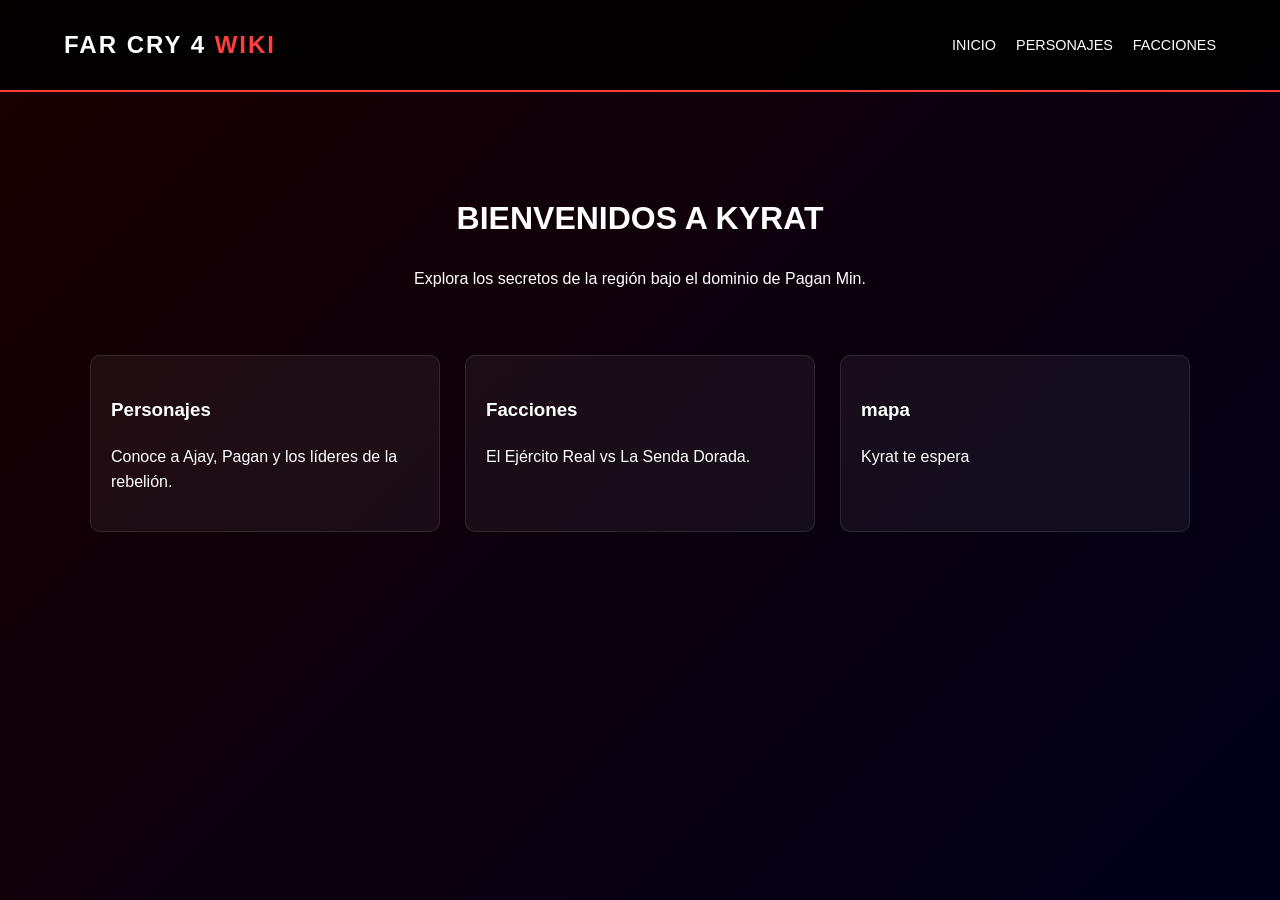
<file: index.html>
<!DOCTYPE html>
<html lang="es">
<head>
    <meta charset="UTF-8">
    <title>Far Cry 4 Wiki | Inicio</title>
    <link rel="stylesheet" href="style.css">
</head>
<body>
    <nav class="navbar" id="mainNav"></nav>

    <main class="container">
        <header class="hero">
            <h1>BIENVENIDOS A KYRAT</h1>
            <p>Explora los secretos de la región bajo el dominio de Pagan Min.</p>
        </header>

        <section class="grid-cards">
            <a href="personajes.html" class="card">
                <h3>Personajes</h3>
                <p>Conoce a Ajay, Pagan y los líderes de la rebelión.</p>
            </a>
            <a href="facciones.html" class="card">
                <h3>Facciones</h3>
                <p>El Ejército Real vs La Senda Dorada.</p>
            </a>
            <a href="map.html" class="card">
                <h3>mapa</h3>
                <p>Kyrat te espera</p>
            </a>
        </section>
    </main>

    <script src="script.js"></script>
</body>
</html>
</file>
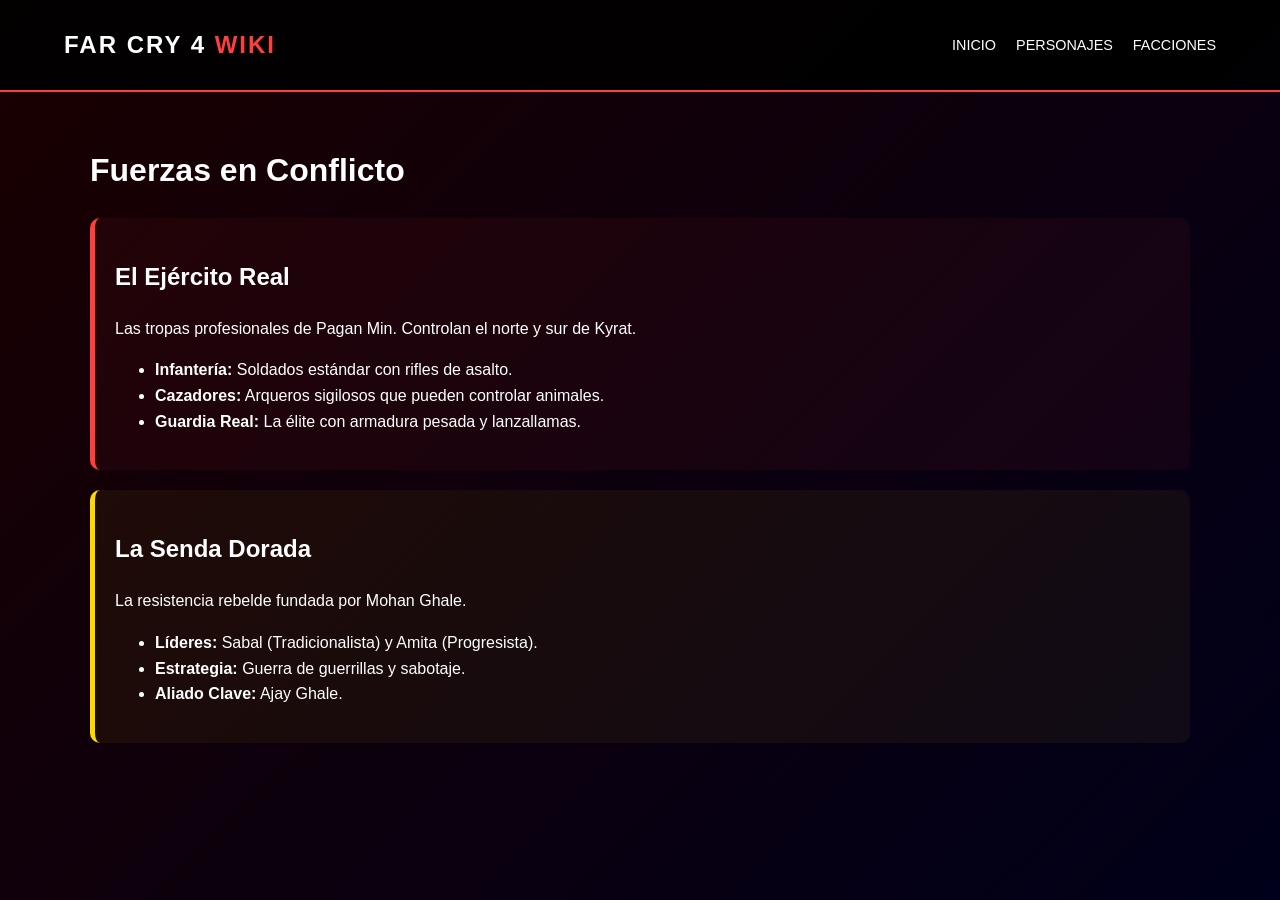
<file: facciones.html>
<!DOCTYPE html>
<html lang="es">
<head>
    <meta charset="UTF-8">
    <title>Facciones | Far Cry Wiki</title>
    <link rel="stylesheet" href="style.css">
</head>
<body>
    <nav class="navbar" id="mainNav"></nav>

    <main class="container">
        <h1>Fuerzas en Conflicto</h1>

        <section class="faction-box royal-army">
            <h2>El Ejército Real</h2>
            <p>Las tropas profesionales de Pagan Min. Controlan el norte y sur de Kyrat.</p>
            <ul>
                <li><strong>Infantería:</strong> Soldados estándar con rifles de asalto.</li>
                <li><strong>Cazadores:</strong> Arqueros sigilosos que pueden controlar animales.</li>
                <li><strong>Guardia Real:</strong> La élite con armadura pesada y lanzallamas.</li>
            </ul>
        </section>

        <section class="faction-box golden-path">
            <h2>La Senda Dorada</h2>
            <p>La resistencia rebelde fundada por Mohan Ghale.</p>
            <ul>
                <li><strong>Líderes:</strong> Sabal (Tradicionalista) y Amita (Progresista).</li>
                <li><strong>Estrategia:</strong> Guerra de guerrillas y sabotaje.</li>
                <li><strong>Aliado Clave:</strong> Ajay Ghale.</li>
            </ul>
        </section>
    </main>

    <script src="script.js"></script>
</body>
</html>
</file>
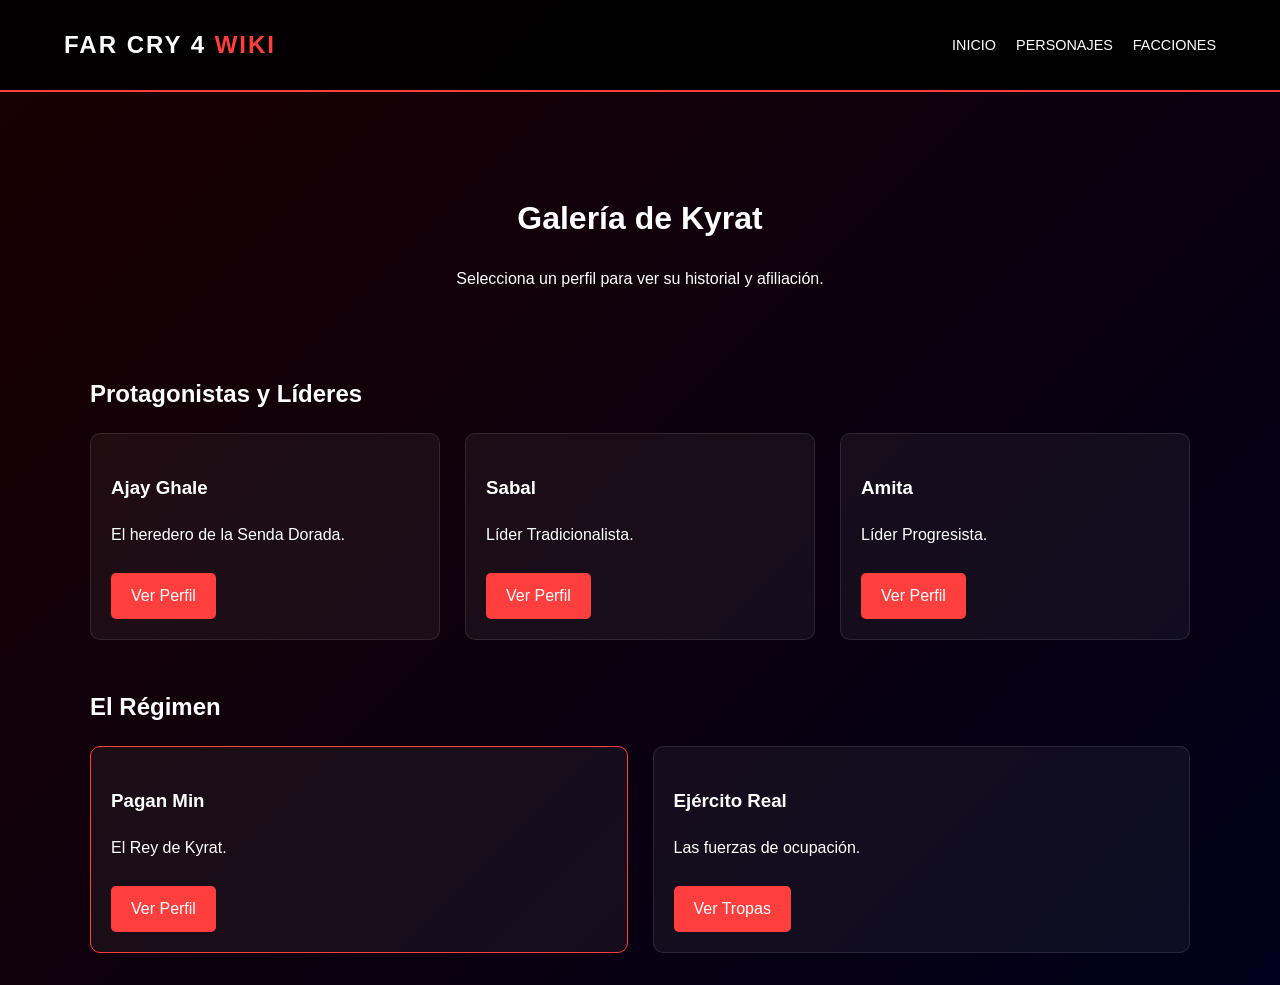
<file: personajes.html>
<!DOCTYPE html>
<html lang="es">
<head>
    <meta charset="UTF-8">
    <title>Personajes | Far Cry 4 Wiki</title>
    <link rel="stylesheet" href="style.css">
</head>
<body>
    <nav class="navbar" id="mainNav"></nav>

    <main class="container">
        <header class="hero">
            <h1>Galería de Kyrat</h1>
            <p>Selecciona un perfil para ver su historial y afiliación.</p>
        </header>

        <h2 class="section-title">Protagonistas y Líderes</h2>
        <section class="grid-cards">
            <a href="ajay.html" class="card">
                <h3>Ajay Ghale</h3>
                <p>El heredero de la Senda Dorada.</p>
                <span class="btn">Ver Perfil</span>
            </a>
            <a href="sabal.html" class="card">
                <h3>Sabal</h3>
                <p>Líder Tradicionalista.</p>
                <span class="btn">Ver Perfil</span>
            </a>
            <a href="mita.html" class="card">
                <h3>Amita</h3>
                <p>Líder Progresista.</p>
                <span class="btn">Ver Perfil</span>
            </a>
        </section>

        <h2 class="section-title" style="margin-top: 3rem;">El Régimen</h2>
        <section class="grid-cards">
            <a href="pagan.html" class="card" style="border-color: var(--primary-red);">
                <h3>Pagan Min</h3>
                <p>El Rey de Kyrat.</p>
                <span class="btn">Ver Perfil</span>
            </a>
            <a href="facciones.html" class="card">
                <h3>Ejército Real</h3>
                <p>Las fuerzas de ocupación.</p>
                <span class="btn">Ver Tropas</span>
            </a>
        </section>
    </main>

    <script src="script.js"></script>
</body>
</html>
</file>
<file: style.css>
:root {
    --primary-red: #ff3e3e;
    --royal-blue: #3e8dff;
    --bg-dark: #0a0a0c;
    --card-bg: rgba(255, 255, 255, 0.05);
    --gold: #ffd700;
}

body {
    background: linear-gradient(135deg, #1a0000 0%, #00001a 100%);
    color: white;
    font-family: 'Segoe UI', Tahoma, Geneva, Verdana, sans-serif;
    margin: 0;
    min-height: 100vh;
    line-height: 1.6;
}

/* Navegación */
.navbar {
    background: rgba(0, 0, 0, 0.9);
    padding: 1rem 5%;
    display: flex;
    justify-content: space-between;
    align-items: center;
    position: sticky;
    top: 0;
    z-index: 1000;
    border-bottom: 2px solid var(--primary-red);
}

.logo {
    font-weight: bold;
    font-size: 1.5rem;
    letter-spacing: 2px;
}

.logo span { color: var(--primary-red); }

.nav-links {
    list-style: none;
    display: flex;
    gap: 20px;
}

.nav-links a {
    color: white;
    text-decoration: none;
    text-transform: uppercase;
    font-size: 0.9rem;
    transition: 0.3s;
}

.nav-links a:hover { color: var(--royal-blue); }

/* Contenedores y Grillas */
.container {
    max-width: 1100px;
    margin: 0 auto;
    padding: 2rem;
}

.hero { text-align: center; padding: 3rem 0; }

.grid-cards {
    display: grid;
    grid-template-columns: repeat(auto-fit, minmax(280px, 1fr));
    gap: 25px;
}

.card {
    background: var(--card-bg);
    padding: 20px;
    border-radius: 10px;
    border: 1px solid rgba(255,255,255,0.1);
    transition: 0.3s;
    text-decoration: none;
    color: inherit;
    display: block;
}

.card:hover {
    transform: translateY(-5px);
    border-color: var(--primary-red);
    background: rgba(255, 62, 62, 0.1);
}

/* Fichas de Personaje y Facciones */
.profile-layout {
    display: flex;
    flex-wrap: wrap;
    gap: 30px;
    background: rgba(0,0,0,0.4);
    padding: 30px;
    border-radius: 15px;
}

.char-img {
    width: 100%;
    max-width: 300px;
    border-radius: 10px;
    border-bottom: 5px solid var(--royal-blue);
}

.faction-box {
    margin-top: 20px;
    padding: 20px;
    border-radius: 10px;
}

.golden-path { border-left: 5px solid var(--gold); background: rgba(255, 215, 0, 0.05); }
.royal-army { border-left: 5px solid var(--primary-red); background: rgba(255, 62, 62, 0.05); }

.btn {
    display: inline-block;
    background: var(--primary-red);
    color: white;
    padding: 10px 20px;
    text-decoration: none;
    border-radius: 5px;
    margin-top: 10px;
}
</file>
